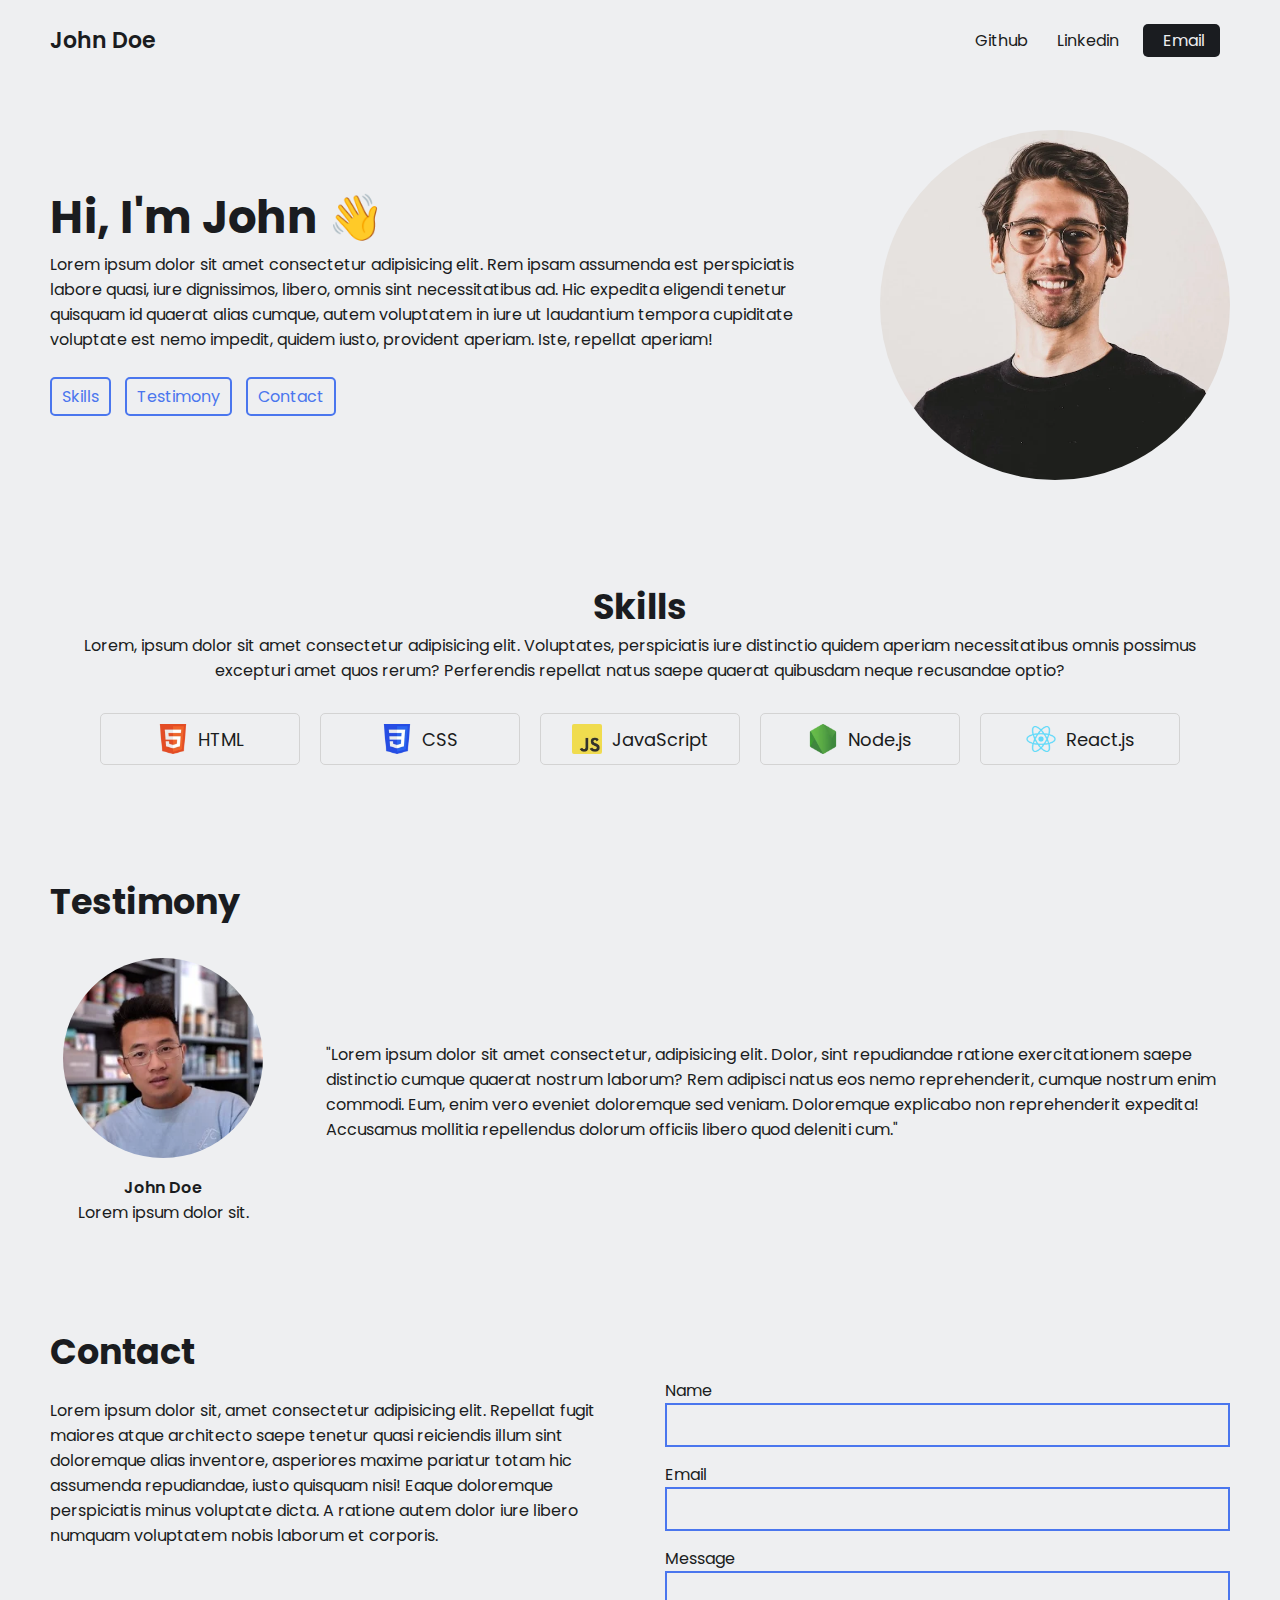
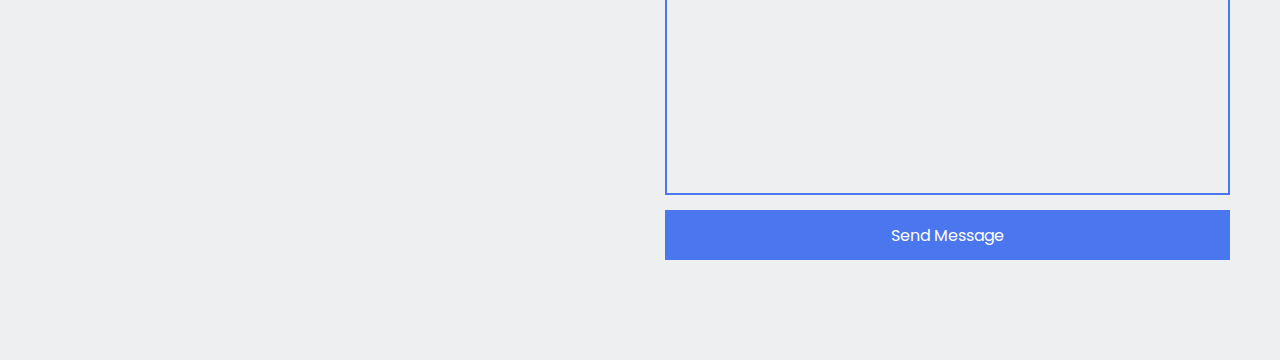
<file: index.html>
<!DOCTYPE html>
<html lang="en">
<head>
  <meta charset="UTF-8">
  <meta http-equiv="X-UA-Compatible" content="IE=edge">
  <meta name="viewport" content="width=device-width, initial-scale=1.0">

  <link rel="preconnect" href="https://fonts.googleapis.com">
  <link rel="preconnect" href="https://fonts.gstatic.com" crossorigin>
  <link href="https://fonts.googleapis.com/css2?family=Poppins:wght@400;600&display=swap" rel="stylesheet">

  <link rel="stylesheet" href="https://cdnjs.cloudflare.com/ajax/libs/font-awesome/6.4.0/css/all.min.css" integrity="sha512-iecdLmaskl7CVkqkXNQ/ZH/XLlvWZOJyj7Yy7tcenmpD1ypASozpmT/E0iPtmFIB46ZmdtAc9eNBvH0H/ZpiBw==" crossorigin="anonymous" referrerpolicy="no-referrer" />

  <link rel="stylesheet" href="styles.css">

  <title>Portfolio</title>
</head>
<body>
  <!-- NAVBAR -->
  <nav>
    <div class="left">
      <a href="/">John Doe</a>
    </div>

    <div class="right">
      <a href="http://github.com" target="_blank" rel="noopener noreferrer">
        <i class="fa-brands fa-github"></i>
        <span>Github</span>
      </a>
      
      <a href="http://linkedin.com" target="_blank" rel="noopener noreferrer">
        <i class="fa-brands fa-linkedin"></i>
        <span>Linkedin</span>
      </a>
      
      <a href="mailto:john@example.com">
        <i class="fa-solid fa-envelope"></i>
        <span>Email</span>
      </a>
    </div>
  </nav>

  <main>
    <!-- SECTION 1: Hero -->
    <section class="hero-section">
      <div class="text">
        <h2>Hi, I'm John 👋</h2>
        <p>Lorem ipsum dolor sit amet consectetur adipisicing elit. Rem ipsam assumenda est perspiciatis labore quasi, iure dignissimos, libero, omnis sint necessitatibus ad. Hic expedita eligendi tenetur quisquam id quaerat alias cumque, autem voluptatem in iure ut laudantium tempora cupiditate voluptate est nemo impedit, quidem iusto, provident aperiam. Iste, repellat aperiam!</p>

        <div class="links">
          <a href="#skills">
            <i class="fa-solid fa-code"></i>
            <span>Skills</span>
          </a>
          
          <a href="#testimony">
            <i class="fa-solid fa-pen"></i>
            <span>Testimony</span>
          </a>
          
          <a href="#contact">
            <i class="fa-solid fa-envelope"></i>
            <span>Contact</span>
          </a>
        </div>
      </div>

      <div class="headshot">
        <img src="images/hero-headshot.webp" alt="john doe headshot">
      </div>
    </section>

    <!-- SECTION 2: Skills -->
    <section id="skills" class="skills-section">
      <h2>Skills</h2>
      <div class="text">
        Lorem, ipsum dolor sit amet consectetur adipisicing elit. Voluptates, perspiciatis iure distinctio quidem aperiam necessitatibus omnis possimus excepturi amet quos rerum? Perferendis repellat natus saepe quaerat quibusdam neque recusandae optio?
      </div>

      <div class="cells">
        <div class="cell">
          <img src="images/html-logo.webp" alt="html logo">
          <span>HTML</span>
        </div>
        
        <div class="cell">
          <img src="images/css-logo.webp" alt="css logo">
          <span>CSS</span>
        </div>
        
        <div class="cell">
          <img src="images/javascript-logo.webp" alt="javascript logo">
          <span>JavaScript</span>
        </div>
        
        <div class="cell">
          <img src="images/node-logo.webp" alt="node logo">
          <span>Node.js</span>
        </div>
        
        <div class="cell">
          <img src="images/react-logo.webp" alt="react logo">
          <span>React.js</span>
        </div>
      </div>
    </section>

    <!-- SECTION 3: Testimony -->
    <section id="testimony" class="testimony-section">
      <h2>Testimony</h2>

      <div class="group">
        <div class="person-details">
          <img src="images/testimony-headshot.webp">
          <p>John Doe</p>
          <p>Lorem ipsum dolor sit.</p>
        </div>

        <div class="text">
          "Lorem ipsum dolor sit amet consectetur, adipisicing elit. Dolor, sint repudiandae ratione exercitationem saepe distinctio cumque quaerat nostrum laborum? Rem adipisci natus eos nemo reprehenderit, cumque nostrum enim commodi. Eum, enim vero eveniet doloremque sed veniam. Doloremque explicabo non reprehenderit expedita! Accusamus mollitia repellendus dolorum officiis libero quod deleniti cum."
        </div>
      </div>
    </section>

    <!-- SECTION 4: Contact -->
    <section id="contact" class="contact-section">
      <h2>Contact</h2>

      <div class="group">
        <div class="text">
          Lorem ipsum dolor sit, amet consectetur adipisicing elit. Repellat fugit maiores atque architecto saepe tenetur quasi reiciendis illum sint doloremque alias inventore, asperiores maxime pariatur totam hic assumenda repudiandae, iusto quisquam nisi! Eaque doloremque perspiciatis minus voluptate dicta. A ratione autem dolor iure libero numquam voluptatem nobis laborum et corporis.
        </div>

        <form>
          <label for="name">Name</label>
          <input type="text" id="name">

          <label for="email">Email</label>
          <input type="email" id="email">

          <label for="message">Message</label>
          <textarea id="message" cols="30" rows="10"></textarea>

          <button type="submit">Send Message</button>
        </form>
      </div>
    </section>
  </main>
</body>
</html>
</file>
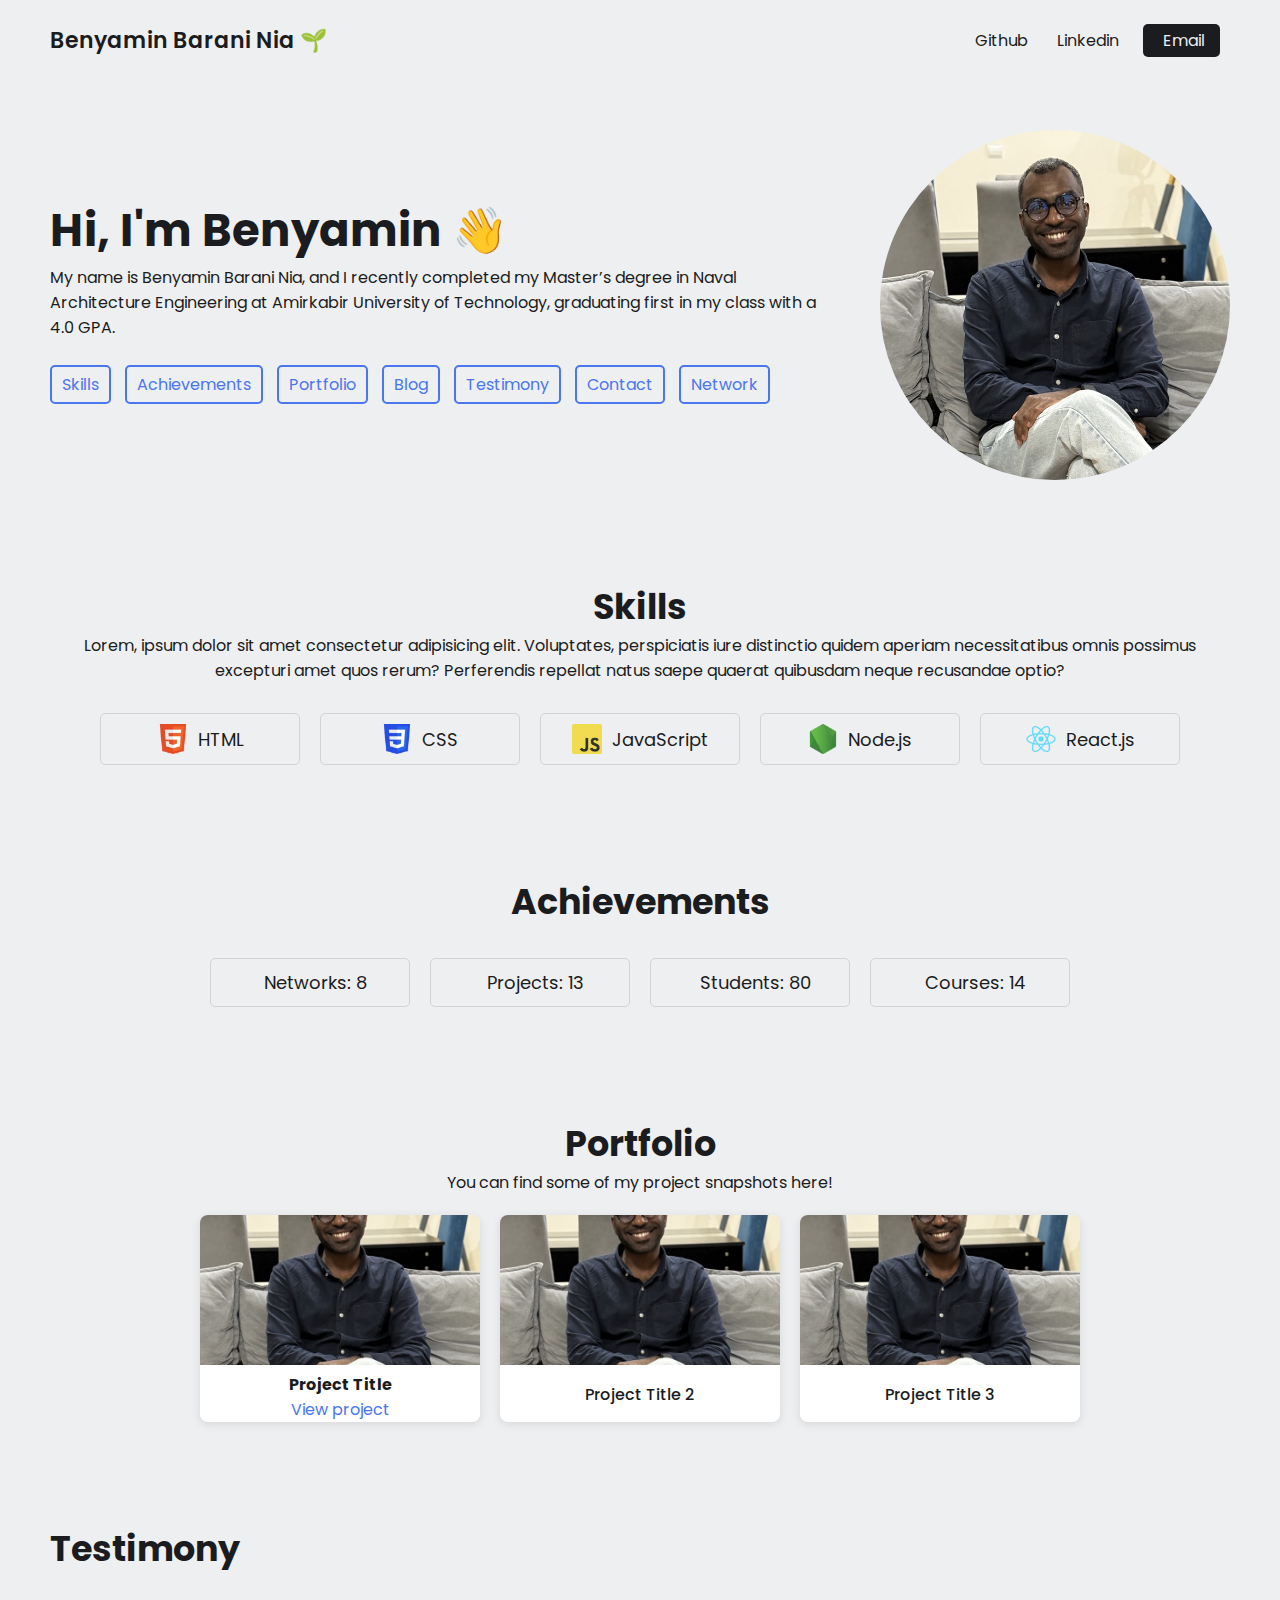
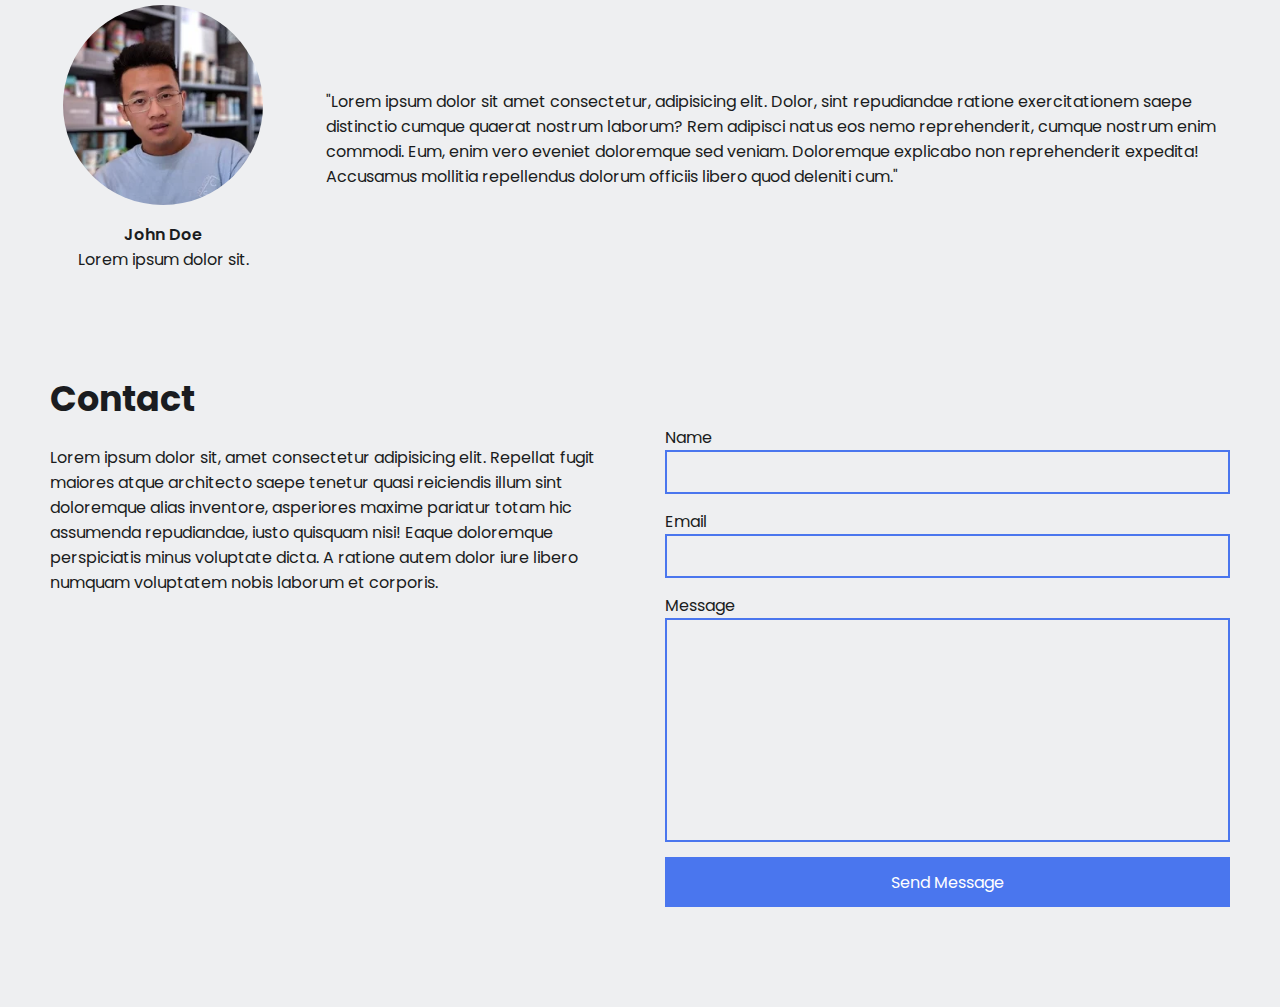
<file: Older/index.html>
<!DOCTYPE html>
<html lang="en">
<head>
  <meta charset="UTF-8">
  <meta http-equiv="X-UA-Compatible" content="IE=edge">
  <meta name="viewport" content="width=device-width, initial-scale=1.0">

  <link rel="preconnect" href="https://fonts.googleapis.com">
  <link rel="preconnect" href="https://fonts.gstatic.com" crossorigin>
  <link href="https://fonts.googleapis.com/css2?family=Poppins:wght@400;600&display=swap" rel="stylesheet">

  <link rel="stylesheet" href="https://cdnjs.cloudflare.com/ajax/libs/font-awesome/6.4.0/css/all.min.css" integrity="sha512-iecdLmaskl7CVkqkXNQ/ZH/XLlvWZOJyj7Yy7tcenmpD1ypASozpmT/E0iPtmFIB46ZmdtAc9eNBvH0H/ZpiBw==" crossorigin="anonymous" referrerpolicy="no-referrer" />

  <link rel="stylesheet" href="styles.css">

  <title>Benyamin Barani Nia</title>
</head>
<body>


  <!-- NAVBAR -->
  <nav>
    <div class="left">
      <a href="/">Benyamin Barani Nia 🌱</a>
    </div>

    <div class="right">
      <a href="http://github.com/BenyaminBaraniNia" target="_blank" rel="noopener noreferrer">
        <i class="fa-brands fa-github"></i>
        <span>Github</span>
      </a>
      
      <a href="http://linkedin.com" target="_blank" rel="noopener noreferrer">
        <i class="fa-brands fa-linkedin"></i>
        <span>Linkedin</span>
      </a>
      
      <a href="mailto:john@example.com">
        <i class="fa-solid fa-envelope"></i>
        <span>Email</span>
      </a>
    </div>
  </nav>

  <main>
    <!-- SECTION 1: Hero -->
    <section class="hero-section">
      <div class="text">
        <h2>Hi, I'm Benyamin 👋</h2>
        <p>My name is Benyamin Barani Nia, and I recently completed my Master’s degree in Naval Architecture Engineering at Amirkabir University of Technology, graduating first in my class with a 4.0 GPA.</p>

        <div class="links">
          <a href="#skills">
            <i class="fa-solid fa-code"></i>
            <span>Skills</span>
          </a>

          <a href="#Achievements">
            <i class="fa-solid fa-trophy"></i>
            <span>Achievements</span>
          </a>

          <a href="#Portfolio">
            <i class="fa-solid fa-briefcase"></i>
            <span>Portfolio</span>
          </a>

          <a href="#Blog">
            <i class="fa-solid fa-blog"></i>
            <span>Blog</span>
          </a>

          <a href="#testimony">
            <i class="fa-solid fa-pen"></i>
            <span>Testimony</span>
          </a>
          
          <a href="#contact">
            <i class="fa-solid fa-envelope"></i>
            <span>Contact</span>
          </a>

          <a href="#Network">
            <i class="fa-solid fa-globe"></i>
            <span>Network</span>
          </a>

        </div>
      </div>

      <div class="headshot">
        <img src="images/BBNIA.jpg" alt="Benyamin Barani Nia">
      </div>
    </section>

    <!-- SECTION 2: Skills -->
    <section id="skills" class="skills-section">
      <h2>Skills</h2>
      <div class="text">
        Lorem, ipsum dolor sit amet consectetur adipisicing elit. Voluptates, perspiciatis iure distinctio quidem aperiam necessitatibus omnis possimus excepturi amet quos rerum? Perferendis repellat natus saepe quaerat quibusdam neque recusandae optio?
      </div>

      <div class="cells">
        <div class="cell">
          <img src="images/html-logo.webp" alt="html logo">
          <span>HTML</span>
        </div>
        
        <div class="cell">
          <img src="images/css-logo.webp" alt="css logo">
          <span>CSS</span>
        </div>
        
        <div class="cell">
          <img src="images/javascript-logo.webp" alt="javascript logo">
          <span>JavaScript</span>
        </div>
        
        <div class="cell">
          <img src="images/node-logo.webp" alt="node logo">
          <span>Node.js</span>
        </div>
        
        <div class="cell">
          <img src="images/react-logo.webp" alt="react logo">
          <span>React.js</span>
        </div>
      </div>
    </section>



    <!-- SECTION 2-1: Achievements -->
    <section id="Achievements" class="skills-section">
      <h2>Achievements</h2>
      <div class="text">
        
      </div>

      <div class="cells">
        <div class="cell">
          <i class="fa-solid fa-globe"></i> 
          <span>Networks: 8</span>
        </div>
        
        <div class="cell">
          <i class="fa-solid fa-list"></i>
          <span>Projects: 13</span>
        </div>
        
        <div class="cell">
          <i class="fa-solid fa-graduation-cap"></i>
          <span>Students: 80</span>
        </div>
        
        <div class="cell">
          <i class="fa-solid fa-book-open"></i>
          <span>Courses: 14</span>
        </div>
      </div>
    </section>    


    <!-- SECTION 2-1: Portfolio -->
  <section id="Portfolio" class="skills-section">
    <h2>Portfolio</h2>
    <div class="text">
    You can find some of my project snapshots here!
    </div>

    <div class="album-grid">
      <div class="album-item">
        <a href="http://localhost:5500/#Achievements" target="_blank">  
        <img src="images/BBNIA.jpg" alt="Project 1">
        </a>
        <h4>Project Title</h4>
        <a href="/projects/project1.html" target="_blank">View project</a>
      </div>

      <div class="album-item">
        <img src="images/BBNIA.jpg" alt="Project 2">
        <p>Project Title 2</p>
       </div>

        <div class="album-item">
         <img src="images/BBNIA.jpg" alt="Project 3">
        <p>Project Title 3</p>
      </div>
    <!-- Add more as needed -->
    </div>
  </section>  


    

    

  


    <!-- SECTION 3: Testimony -->
    <section id="testimony" class="testimony-section">
      <h2>Testimony</h2>

      <div class="group">
        <div class="person-details">
          <img src="images/testimony-headshot.webp">
          <p>John Doe</p>
          <p>Lorem ipsum dolor sit.</p>
        </div>

        <div class="text">
          "Lorem ipsum dolor sit amet consectetur, adipisicing elit. Dolor, sint repudiandae ratione exercitationem saepe distinctio cumque quaerat nostrum laborum? Rem adipisci natus eos nemo reprehenderit, cumque nostrum enim commodi. Eum, enim vero eveniet doloremque sed veniam. Doloremque explicabo non reprehenderit expedita! Accusamus mollitia repellendus dolorum officiis libero quod deleniti cum."
        </div>
      </div>
    </section>
  

    <!-- SECTION 4: Contact -->
    <section id="contact" class="contact-section">
      <h2>Contact</h2>

      <div class="group">
        <div class="text">
          Lorem ipsum dolor sit, amet consectetur adipisicing elit. Repellat fugit maiores atque architecto saepe tenetur quasi reiciendis illum sint doloremque alias inventore, asperiores maxime pariatur totam hic assumenda repudiandae, iusto quisquam nisi! Eaque doloremque perspiciatis minus voluptate dicta. A ratione autem dolor iure libero numquam voluptatem nobis laborum et corporis.
        </div>

        <form>
          <label for="name">Name</label>
          <input type="text" id="name">

          <label for="email">Email</label>
          <input type="email" id="email">

          <label for="message">Message</label>
          <textarea id="message" cols="30" rows="10"></textarea>

          <button type="submit">Send Message</button>
        </form>
      </div>
    </section>
  </main>
</body>
</html>
</file>
<file: styles.css>
:root {
  --text-color: #1a1c20;
  --link-color: #4a76ee;
  --background-color: #eeeff1;
}

* {
  margin: 0;
  padding: 0;
  box-sizing: border-box;
}

html {
  scroll-behavior: smooth;
}

body {
  font-family: 'Poppins', sans-serif;
  color: var(--text-color);
  background-color: var(--background-color);
  max-width: 1400px;
  margin: 0 auto;
}

a {
  color: var(--link-color);
  text-decoration: none;
}

/* NAVBAR */
nav {
  display: flex;
  justify-content: space-between;
  align-items: center;

  padding: 0 50px;
  height: 80px;
}

nav .left a {
  color: var(--text-color);
  font-size: 22px;
  font-weight: 600;
}

nav .right a {
  color: var(--text-color);
  margin: 0 10px;
}

nav .right a:last-child {
  color: var(--background-color);
  background-color: var(--text-color);
  padding: 5px 15px;
  border-radius: 5px;
}

nav .right a span {
  margin-left: 5px;
}

/* SECTION 1: Hero */
.hero-section {
  display: flex;
  justify-content: space-between;
  align-items: center;
  padding: 0 50px;
  margin: 50px 0;
  margin-bottom: 100px;
  gap: 40px;
}

.hero-section .text {
  flex: 5;
}

.hero-section .text h2 {
  font-size: 45px;
}

.hero-section .text .links {
  margin-top: 25px;
}

.hero-section .text .links a {
  display: inline-block;
  padding: 5px 10px;
  border: 2px solid var(--link-color);
  border-radius: 5px;
  margin-right: 10px;
  margin-bottom: 10px;
  transition: .1s;
}

.hero-section .text .links a:hover {
  color: var(--text-color);
  border: 2px solid var(--text-color);
}

.hero-section .headshot {
  flex: 2;
  display: flex;
  justify-content: right;
}

.hero-section .headshot img {
  width: 350px;
  border-radius: 50%;
}

/* SECTION 2: Skills */
.skills-section {
  padding: 0 50px;
  margin-bottom: 100px;
}

.skills-section h2 {
  text-align: center;
  font-size: 35px;
}

.skills-section .text {
  text-align: center;
  margin-bottom: 20px;
}

.skills-section .cells {
  display: flex;
  justify-content: center;
  flex-wrap: wrap;
}

.skills-section .cells .cell {
  display: flex;
  justify-content: center;
  align-items: center;
  gap: 10px;

  width: 200px;
  padding: 10px 20px;
  margin: 10px;
  border: 1.5px solid #d3d3d3;
  border-radius: 5px;
}

.skills-section .cells .cell img {
  width: 30px;
  height: 30px;
  object-fit: contain;
  border-radius: 2px;
}

.skills-section .cells .cell span {
  font-size: 18px;
}

/* SECTION 3: Testimony */
.testimony-section {
  padding: 0 50px;
  margin-bottom: 100px;
}

.testimony-section h2 {
  font-size: 35px;
  margin-bottom: 30px;
}

.testimony-section .group {
  display: flex;
  align-items: center;
  gap: 50px;
}

.testimony-section .group .person-details {
  text-align: center;
  flex: 2;
}

.testimony-section .group .person-details img {
  width: 200px;
  aspect-ratio: 1 / 1;
  object-fit: cover;
  border-radius: 50%;
  margin-bottom: 10px;
}

.testimony-section .group .person-details p {
  font-weight: 600;
}

.testimony-section .group .person-details p:last-child {
  font-weight: normal;
}

.testimony-section .group .text {
  flex: 8;
}

/* SECTION 4: Contact */
.contact-section {
  padding: 0 50px;
  margin-bottom: 100px;
}

.contact-section h2 {
  font-size: 35px;
}

.contact-section .group {
  display: flex;
  gap: 50px;
}

.contact-section .group .text {
  flex: 3;
  margin-top: 20px;
}

.contact-section .group form {
  flex: 3;
  display: flex;
  flex-direction: column;
}

.contact-section .group form input,
.contact-section .group form textarea {
  font-family: 'Poppins', sans-serif;
  border: 2px solid var(--link-color);
  background-color: transparent;
  padding: 10px;
  margin-bottom: 15px;
  outline: none;
  resize: none;
}

.contact-section .group form button {
  font-size: 16px;
  font-family: 'Poppins', sans-serif;
  color: #fff;
  background-color: var(--link-color);
  border: none;
  height: 50px;
  cursor: pointer;
  transition: .1s;
}

.contact-section .group form button:hover {
  filter: brightness(.9);
}

@media (max-width: 850px) {
  /* SECTION 1: Hero */
  .hero-section .text h2 {
    font-size: 35px;
  }
}

@media (max-width: 740px) {
  /* SECTION 1: Hero */
  .hero-section {
    flex-direction: column-reverse;
  }

  .hero-section .headshot img {
    width: 300px;
  }

  /* SECTION 3: Testimony */
  .testimony-section {
    text-align: center;
  }

  .testimony-section .group {
    flex-direction: column;
  }

  /* SECTION 4: Contact */
  .contact-section .group {
    flex-direction: column;
  }
}

@media (max-width: 600px) {
  /* NAVBAR */
  nav {
    padding: 0 20px;
  }

  nav .right a {
    font-size: 22px;
  }

  nav .right a:last-child {
    color: var(--text-color);
    background-color: transparent;
    padding: 0;
  }

  nav .right a span {
    display: none;
  }

  /* SECTION 1: Hero */
  .hero-section {
    padding: 0 20px;
  }

  .hero-section .text h2 {
    font-size: 30px;
  }

  /* SECTION 2: Skills */
  .skills-section {
    padding: 0 20px;
  }

  .skills-section .cells .cell span {
    font-size: 16px;
  }

  /* SECTION 3: Testimony */
  .testimony-section {
    padding: 0 20px;
  }

  /* SECTION 4: Contact */
  .contact-section {
    padding: 0 20px;
  }
}
</file>
<file: Older/styles.css>
:root {
  --text-color: #1a1c20;
  --link-color: #4a76ee;
  --background-color: #eeeff1;
}

* {
  margin: 0;
  padding: 0;
  box-sizing: border-box;
}

html {
  scroll-behavior: smooth;
}

body {
  font-family: 'Poppins', sans-serif;
  color: var(--text-color);
  background-color: var(--background-color);
  max-width: 1400px;
  margin: 0 auto;
}

a {
  color: var(--link-color);
  text-decoration: none;
}

/* NAVBAR */
nav {
  display: flex;
  justify-content: space-between;
  align-items: center;

  padding: 0 50px;
  height: 80px;
}

nav .left a {
  color: var(--text-color);
  font-size: 22px;
  font-weight: 600;
}

nav .right a {
  color: var(--text-color);
  margin: 0 10px;
}

nav .right a:last-child {
  color: var(--background-color);
  background-color: var(--text-color);
  padding: 5px 15px;
  border-radius: 5px;
}

nav .right a span {
  margin-left: 5px;
}

/* SECTION 1: Hero */
.hero-section {
  display: flex;
  justify-content: space-between;
  align-items: center;
  padding: 0 50px;
  margin: 50px 0;
  margin-bottom: 100px;
  gap: 40px;
}

.hero-section .text {
  flex: 5;
}

.hero-section .text h2 {
  font-size: 45px;
}

.hero-section .text .links {
  margin-top: 25px;
}

.hero-section .text .links a {
  display: inline-block;
  padding: 5px 10px;
  border: 2px solid var(--link-color);
  border-radius: 5px;
  margin-right: 10px;
  margin-bottom: 10px;
  transition: .1s;
}

.hero-section .text .links a:hover {
  color: var(--text-color);
  border: 2px solid var(--text-color);
}

.hero-section .headshot {
  flex: 2;
  display: flex;
  justify-content: right;
}

.hero-section .headshot img {
  width: 350px;
  border-radius: 50%;
}

/* SECTION 2: Skills */
.skills-section {
  padding: 0 50px;
  margin-bottom: 100px;
}

.skills-section h2 {
  text-align: center;
  font-size: 35px;
}

.skills-section .text {
  text-align: center;
  margin-bottom: 20px;
}

.skills-section .cells {
  display: flex;
  justify-content: center;
  flex-wrap: wrap;
}

.skills-section .cells .cell {
  display: flex;
  justify-content: center;
  align-items: center;
  gap: 10px;

  width: 200px;
  padding: 10px 20px;
  margin: 10px;
  border: 1.5px solid #d3d3d3;
  border-radius: 5px;
}

.skills-section .cells .cell img {
  width: 30px;
  height: 30px;
  object-fit: contain;
  border-radius: 2px;
}

.skills-section .cells .cell span {
  font-size: 18px;
}

/* SECTION 3: Testimony */
.testimony-section {
  padding: 0 50px;
  margin-bottom: 100px;
}

.testimony-section h2 {
  font-size: 35px;
  margin-bottom: 30px;
}

.testimony-section .group {
  display: flex;
  align-items: center;
  gap: 50px;
}

.testimony-section .group .person-details {
  text-align: center;
  flex: 2;
}

.testimony-section .group .person-details img {
  width: 200px;
  aspect-ratio: 1 / 1;
  object-fit: cover;
  border-radius: 50%;
  margin-bottom: 10px;
}

.testimony-section .group .person-details p {
  font-weight: 600;
}

.testimony-section .group .person-details p:last-child {
  font-weight: normal;
}

.testimony-section .group .text {
  flex: 8;
}

/* SECTION 4: Contact */
.contact-section {
  padding: 0 50px;
  margin-bottom: 100px;
}

.contact-section h2 {
  font-size: 35px;
}

.contact-section .group {
  display: flex;
  gap: 50px;
}

.contact-section .group .text {
  flex: 3;
  margin-top: 20px;
}

.contact-section .group form {
  flex: 3;
  display: flex;
  flex-direction: column;
}

.contact-section .group form input,
.contact-section .group form textarea {
  font-family: 'Poppins', sans-serif;
  border: 2px solid var(--link-color);
  background-color: transparent;
  padding: 10px;
  margin-bottom: 15px;
  outline: none;
  resize: none;
}

.contact-section .group form button {
  font-size: 16px;
  font-family: 'Poppins', sans-serif;
  color: #fff;
  background-color: var(--link-color);
  border: none;
  height: 50px;
  cursor: pointer;
  transition: .1s;
}

.contact-section .group form button:hover {
  filter: brightness(.9);
}

/* Add By Ben */
.album-grid {
  display: flex;
  flex-wrap: wrap;
  justify-content: center; /* center the items */
  gap: 20px;
  max-width: 900px; /* controls width of the entire grid */
  margin: 0 auto; /* centers the grid in the section */
}

.album-item {
  flex: 0 1 calc(33.33% - 20px); /* maximum 3 per row with gap */
  background: #fff;
  border-radius: 8px;
  overflow: hidden;
  box-shadow: 0 2px 10px rgba(0,0,0,0.1);
  text-align: center;
}


.album-item img {
  width: 100%;
  height: 150px; /* Changing the height of the image, default = 150 */
  object-fit: cover;
}

.album-item p {
  padding: 10px;
  font-weight: 500;
}
/* BEN ^ */


@media (max-width: 850px) {
  /* SECTION 1: Hero */
  .hero-section .text h2 {
    font-size: 35px;
  }
}

@media (max-width: 740px) {
  /* SECTION 1: Hero */
  .hero-section {
    flex-direction: column-reverse;
  }

  .hero-section .headshot img {
    width: 300px;
  }

  /* SECTION 3: Testimony */
  .testimony-section {
    text-align: center;
  }

  .testimony-section .group {
    flex-direction: column;
  }

  /* SECTION 4: Contact */
  .contact-section .group {
    flex-direction: column;
  }
}

@media (max-width: 600px) {
  /* NAVBAR */
  nav {
    padding: 0 20px;
  }

  nav .right a {
    font-size: 22px;
  }

  nav .right a:last-child {
    color: var(--text-color);
    background-color: transparent;
    padding: 0;
  }

  nav .right a span {
    display: none;
  }

  /* SECTION 1: Hero */
  .hero-section {
    padding: 0 20px;
  }

  .hero-section .text h2 {
    font-size: 30px;
  }

  /* SECTION 2: Skills */
  .skills-section {
    padding: 0 20px;
  }

  .skills-section .cells .cell span {
    font-size: 16px;
  }

  /* SECTION 3: Testimony */
  .testimony-section {
    padding: 0 20px;
  }

  /* SECTION 4: Contact */
  .contact-section {
    padding: 0 20px;
  }
}
</file>
